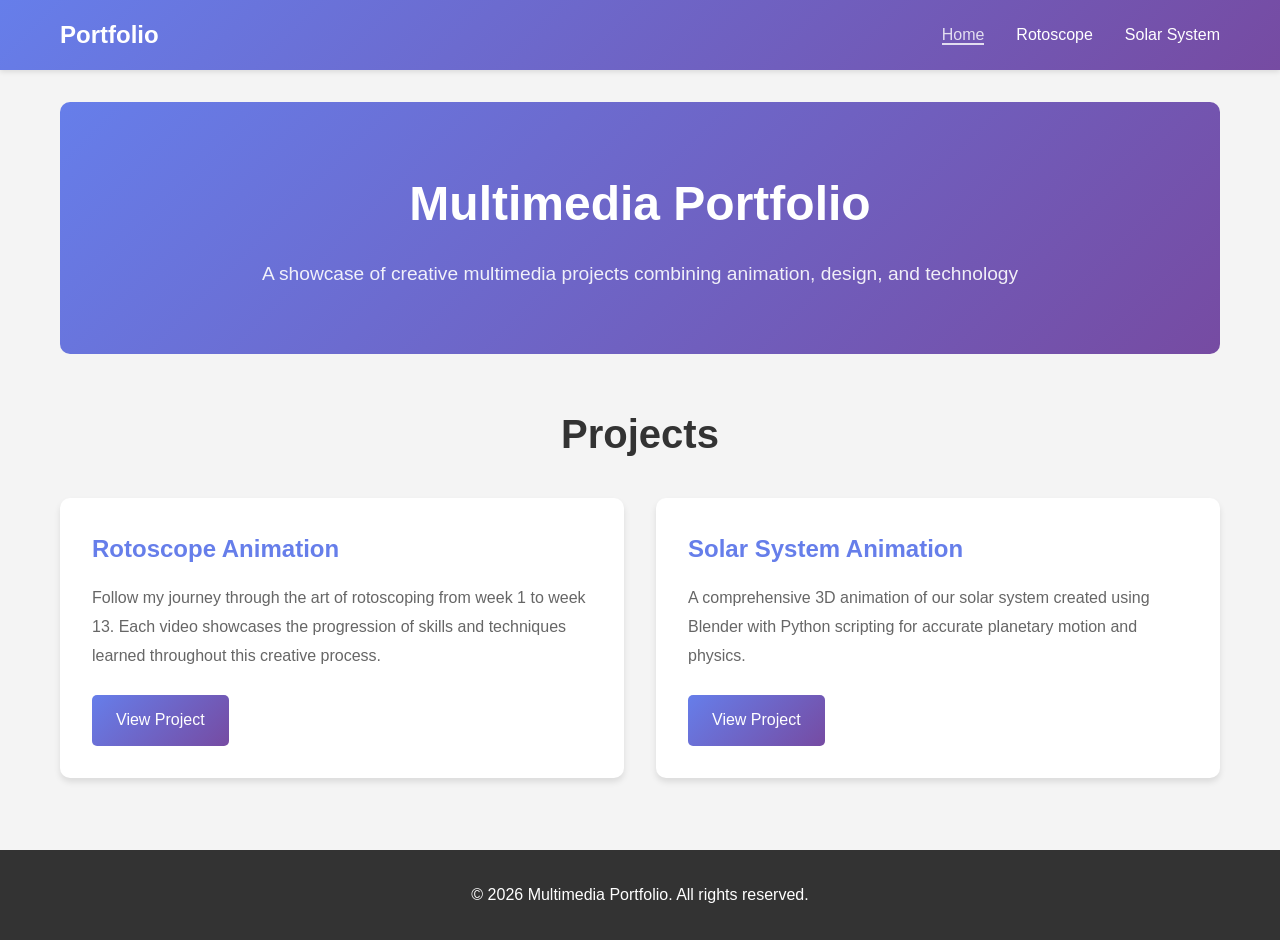
<file: index.html>
<!DOCTYPE html>
<html lang="en">
<head>
    <meta charset="UTF-8">
    <meta name="viewport" content="width=device-width, initial-scale=1.0">
    <title>Multimedia Portfolio</title>
    <link rel="stylesheet" href="style.css">
</head>
<body>
    <nav class="navbar">
        <div class="nav-container">
            <a href="index.html" class="logo">Portfolio</a>
            <ul class="nav-menu">
                <li><a href="index.html" class="active">Home</a></li>
                <li><a href="rotoscope.html">Rotoscope</a></li>
                <li><a href="solar-system.html">Solar System</a></li>
            </ul>
        </div>
    </nav>

    <main>
        <section class="hero">
            <div class="hero-content">
                <h1>Multimedia Portfolio</h1>
                <p>A showcase of creative multimedia projects combining animation, design, and technology</p>
            </div>
        </section>

        <section class="projects">
            <h2>Projects</h2>
            <div class="projects-grid">
                <div class="project-card">
                    <div class="project-header">Rotoscope Animation</div>
                    <p>Follow my journey through the art of rotoscoping from week 1 to week 13. Each video showcases the progression of skills and techniques learned throughout this creative process.</p>
                    <a href="rotoscope.html" class="btn">View Project</a>
                </div>
                <div class="project-card">
                    <div class="project-header">Solar System Animation</div>
                    <p>A comprehensive 3D animation of our solar system created using Blender with Python scripting for accurate planetary motion and physics.</p>
                    <a href="solar-system.html" class="btn">View Project</a>
                </div>
            </div>
        </section>
    </main>

    <footer>
        <p>&copy; 2026 Multimedia Portfolio. All rights reserved.</p>
    </footer>

    <script src="script.js"></script>
</body>
</html>
</file>
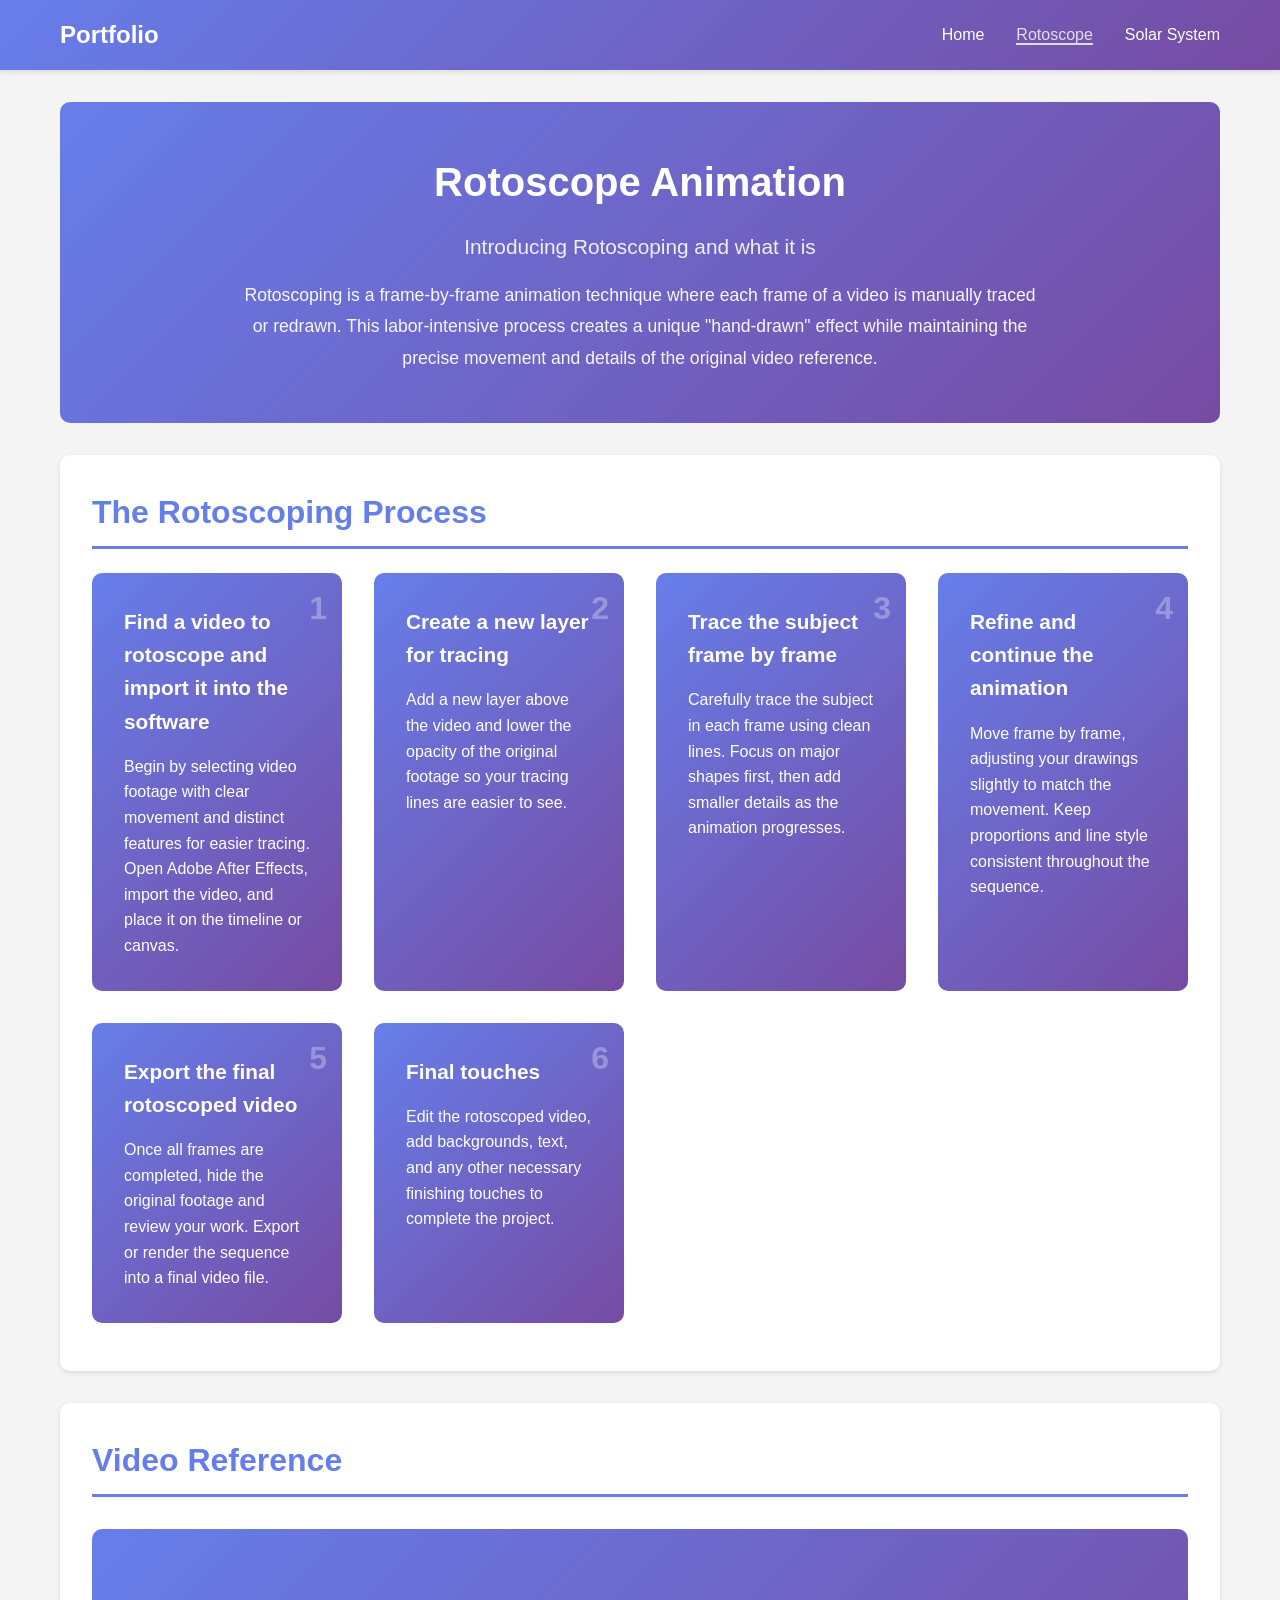
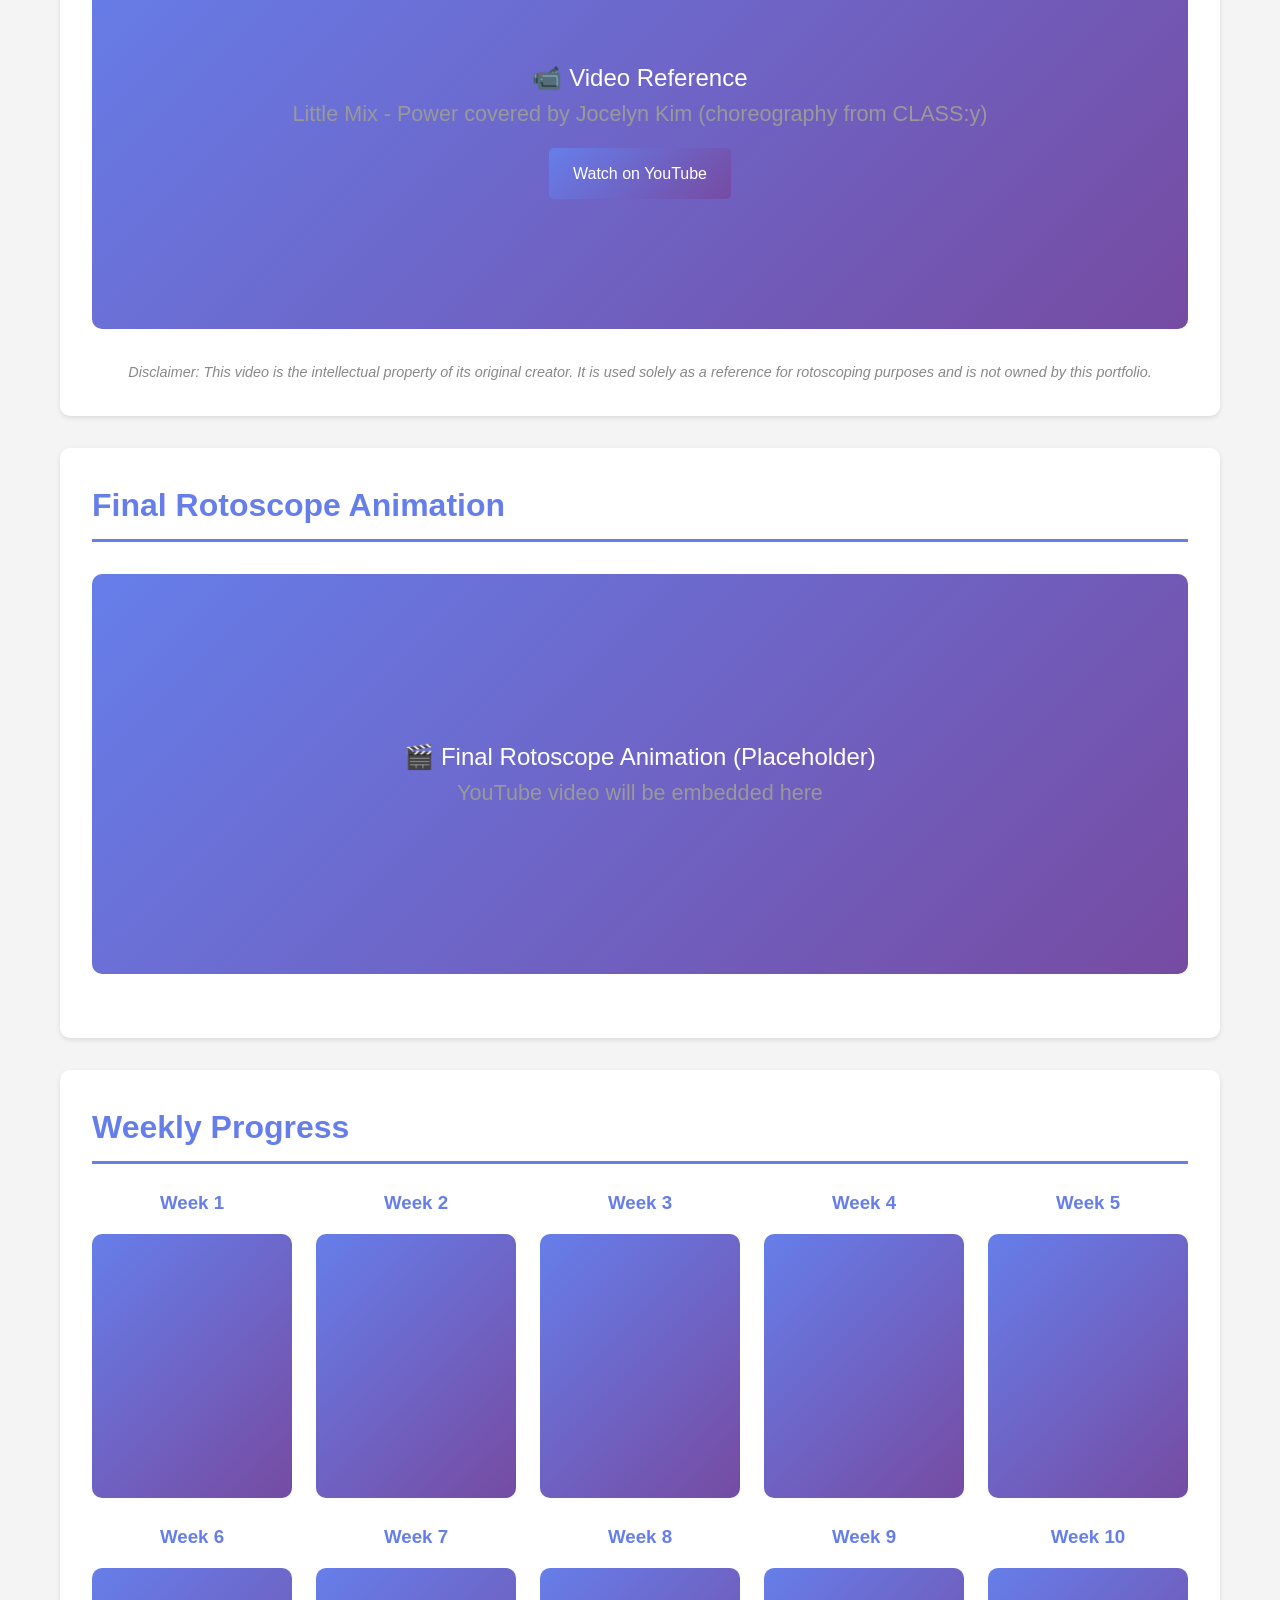
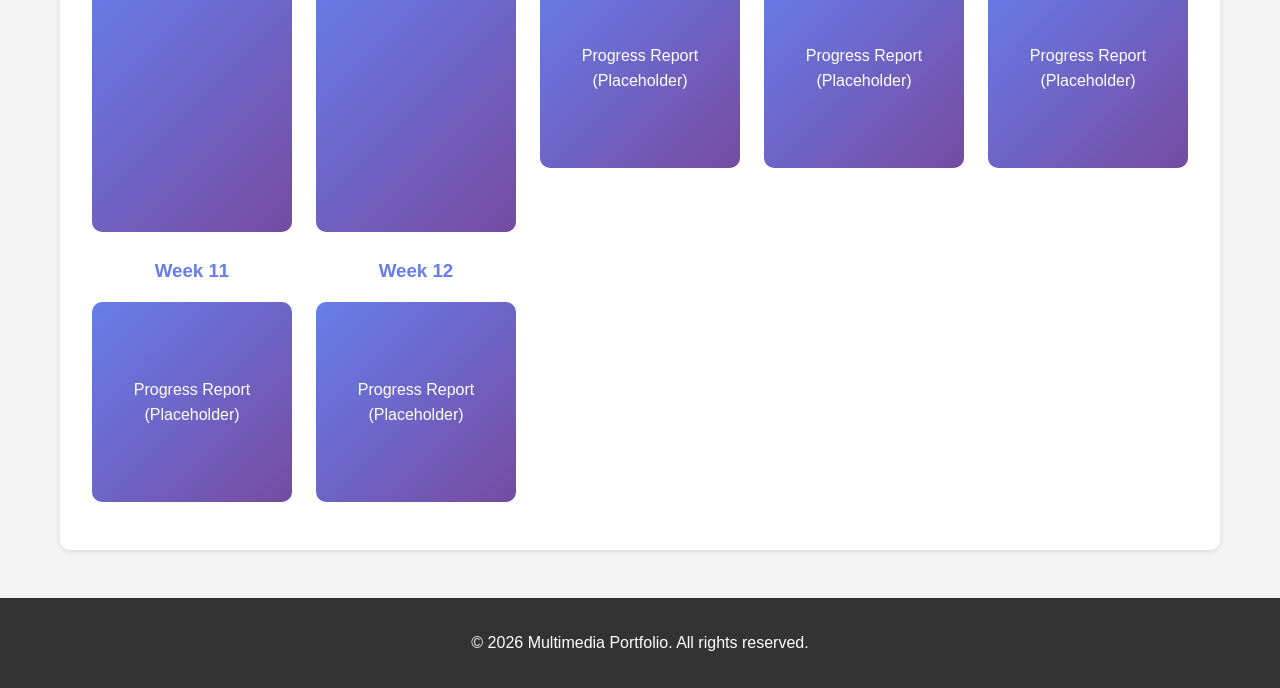
<file: rotoscope.html>
<!DOCTYPE html>
<html lang="en">
<head>
    <meta charset="UTF-8">
    <meta name="viewport" content="width=device-width, initial-scale=1.0">
    <title>Rotoscope - Multimedia Portfolio</title>
    <link rel="stylesheet" href="style.css">
</head>
<body>
    <nav class="navbar">
        <div class="nav-container">
            <a href="index.html" class="logo">Portfolio</a>
            <ul class="nav-menu">
                <li><a href="index.html">Home</a></li>
                <li><a href="rotoscope.html" class="active">Rotoscope</a></li>
                <li><a href="solar-system.html">Solar System</a></li>
            </ul>
        </div>
    </nav>

    <main>
        <section class="project-header-section">
            <h1>Rotoscope Animation</h1>
            <p class="intro-text">Introducing Rotoscoping and what it is</p>
            <p class="description">Rotoscoping is a frame-by-frame animation technique where each frame of a video is manually traced or redrawn. This labor-intensive process creates a unique "hand-drawn" effect while maintaining the precise movement and details of the original video reference.</p>
        </section>

        <section class="section">
            <h2>The Rotoscoping Process</h2>
            <div class="process-steps">
                <div class="step">
                    <div class="step-number">1</div>
                    <h3>Find a video to rotoscope and import it into the software</h3>
                    <p>Begin by selecting video footage with clear movement and distinct features for easier tracing. Open Adobe After Effects, import the video, and place it on the timeline or canvas.</p>
                </div>
                <div class="step">
                    <div class="step-number">2</div>
                    <h3>Create a new layer for tracing</h3>
                    <p>Add a new layer above the video and lower the opacity of the original footage so your tracing lines are easier to see.</p>
                </div>
                <div class="step">
                    <div class="step-number">3</div>
                    <h3>Trace the subject frame by frame</h3>
                    <p>Carefully trace the subject in each frame using clean lines. Focus on major shapes first, then add smaller details as the animation progresses.</p>
                </div>
                <div class="step">
                    <div class="step-number">4</div>
                    <h3>Refine and continue the animation</h3>
                    <p>Move frame by frame, adjusting your drawings slightly to match the movement. Keep proportions and line style consistent throughout the sequence.</p>
                </div>
                <div class="step">
                    <div class="step-number">5</div>
                    <h3>Export the final rotoscoped video</h3>
                    <p>Once all frames are completed, hide the original footage and review your work. Export or render the sequence into a final video file.</p>
                </div>
                <div class="step">
                    <div class="step-number">6</div>
                    <h3>Final touches</h3>
                    <p>Edit the rotoscoped video, add backgrounds, text, and any other necessary finishing touches to complete the project.</p>
                </div>
            </div>
        </section>

        <section class="section">
            <h2>Video Reference</h2>
            <div class="video-container">
                <div class="placeholder-video">
                    <p>📹 Video Reference</p>
                    <p style="font-size: 0.9em; color: #999;">Little Mix - Power covered by Jocelyn Kim (choreography from CLASS:y)</p>
                    <a href="https://www.youtube.com/watch?v=XmsuKrjB3SI" target="_blank" class="btn" style="margin-top: 1rem;">Watch on YouTube</a>
                </div>
            </div>
            <p style="font-size: 0.9em; color: #888; margin-top: 1rem; text-align: center; font-style: italic;">Disclaimer: This video is the intellectual property of its original creator. It is used solely as a reference for rotoscoping purposes and is not owned by this portfolio.</p>
        </section>

        <section class="section">
            <h2>Final Rotoscope Animation</h2>
            <div class="video-container">
                <div class="placeholder-video">
                    <p>🎬 Final Rotoscope Animation (Placeholder)</p>
                    <p style="font-size: 0.9em; color: #999;">YouTube video will be embedded here</p>
                </div>
            </div>
        </section>

        <section class="section">
            <h2>Weekly Progress</h2>
            <div class="progress-grid">
                <div class="progress-item">
                    <h3>Week 1</h3>
                    <div class="placeholder-video small">
                        <iframe width="100%" height="200" src="https://www.youtube.com/embed/7poKHDtncnA" title="Week 1 Progress Report" frameborder="0" allow="accelerometer; autoplay; clipboard-write; encrypted-media; gyroscope; picture-in-picture" allowfullscreen></iframe>
                    </div>
                </div>
                <div class="progress-item">
                    <h3>Week 2</h3>
                    <div class="placeholder-video small">
                        <iframe width="100%" height="200" src="https://www.youtube.com/embed/IN94THg4a0k" title="Week 2 Progress Report" frameborder="0" allow="accelerometer; autoplay; clipboard-write; encrypted-media; gyroscope; picture-in-picture" allowfullscreen></iframe>
                    </div>
                </div>
                <div class="progress-item">
                    <h3>Week 3</h3>
                    <div class="placeholder-video small">
                        <iframe width="100%" height="200" src="https://www.youtube.com/embed/37TvOM42wJw" title="Week 3 Progress Report" frameborder="0" allow="accelerometer; autoplay; clipboard-write; encrypted-media; gyroscope; picture-in-picture" allowfullscreen></iframe>
                    </div>
                </div>
                <div class="progress-item">
                    <h3>Week 4</h3>
                    <div class="placeholder-video small">
                        <iframe width="100%" height="200" src="https://www.youtube.com/embed/75jNEfc7ess" title="Week 4 Progress Report" frameborder="0" allow="accelerometer; autoplay; clipboard-write; encrypted-media; gyroscope; picture-in-picture" allowfullscreen></iframe>
                    </div>
                </div>
                <div class="progress-item">
                    <h3>Week 5</h3>
                    <div class="placeholder-video small">
                        <iframe width="100%" height="200" src="https://www.youtube.com/embed/aUON6jjzDMI" title="Week 5 Progress Report" frameborder="0" allow="accelerometer; autoplay; clipboard-write; encrypted-media; gyroscope; picture-in-picture" allowfullscreen></iframe>
                    </div>
                </div>
                <div class="progress-item">
                    <h3>Week 6</h3>
                    <div class="placeholder-video small">
                        <iframe width="100%" height="200" src="https://www.youtube.com/embed/G313K_YNeig" title="Week 6 Progress Report" frameborder="0" allow="accelerometer; autoplay; clipboard-write; encrypted-media; gyroscope; picture-in-picture" allowfullscreen></iframe>
                    </div>
                </div>
                <div class="progress-item">
                    <h3>Week 7</h3>
                    <div class="placeholder-video small">
                        <iframe width="100%" height="200" src="https://www.youtube.com/embed/RO3NRxwnnPg" title="Week 7 Progress Report" frameborder="0" allow="accelerometer; autoplay; clipboard-write; encrypted-media; gyroscope; picture-in-picture" allowfullscreen></iframe>
                    </div>
                </div>
                <div class="progress-item">
                    <h3>Week 8</h3>
                        <div class="placeholder-video small">
                        <p>Progress Report (Placeholder)</p>
                    </div>
                </div>
                <div class="progress-item">
                    <h3>Week 9</h3>
                        <div class="placeholder-video small">
                        <p>Progress Report (Placeholder)</p>
                    </div>
                </div>
                <div class="progress-item">
                    <h3>Week 10</h3>
                        <div class="placeholder-video small">
                        <p>Progress Report (Placeholder)</p>
                    </div>
                </div>
                <div class="progress-item">
                    <h3>Week 11</h3>
                        <div class="placeholder-video small">
                        <p>Progress Report (Placeholder)</p>
                    </div>
                </div>
                <div class="progress-item">
                    <h3>Week 12</h3>
                        <div class="placeholder-video small">
                        <p>Progress Report (Placeholder)</p>
                    </div>
                </div>
            </div>
        </section>
    </main>

    <footer>
        <p>&copy; 2026 Multimedia Portfolio. All rights reserved.</p>
    </footer>

    <script src="script.js"></script>
</body>
</html>
</file>
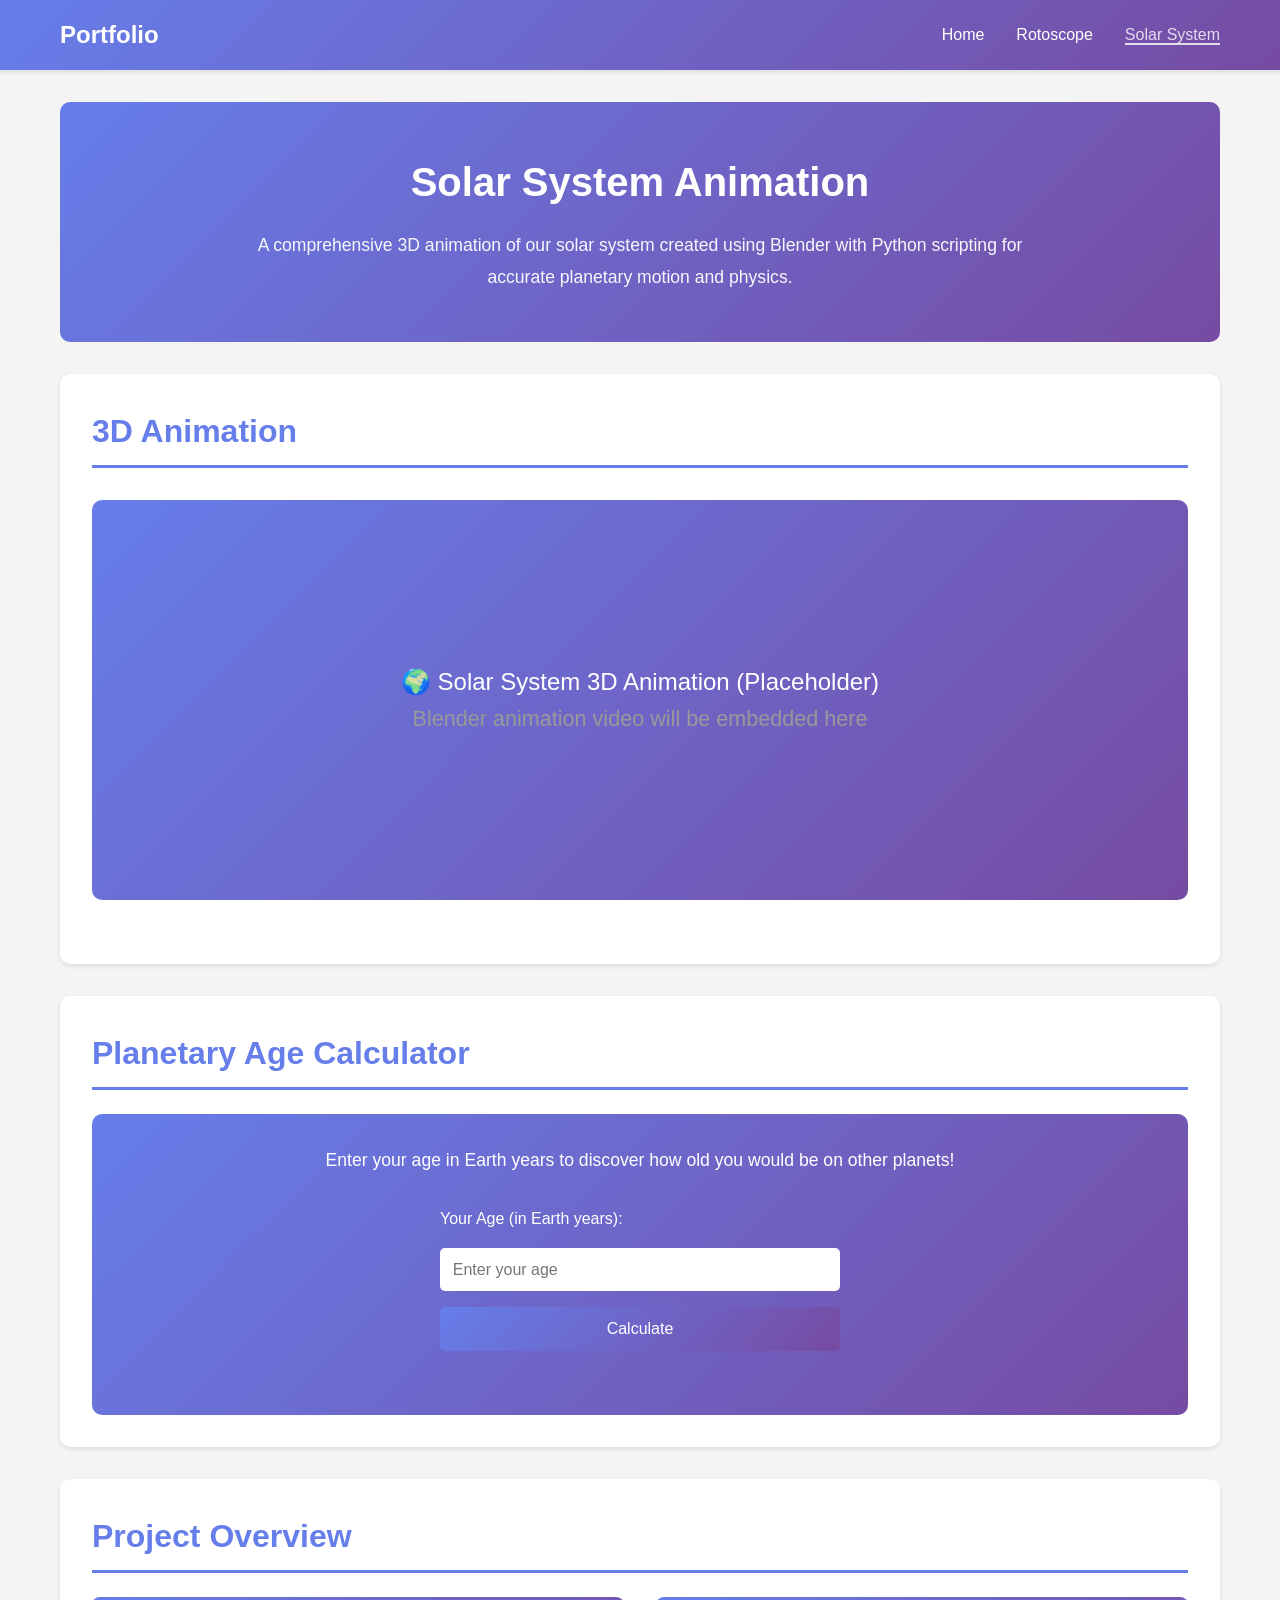
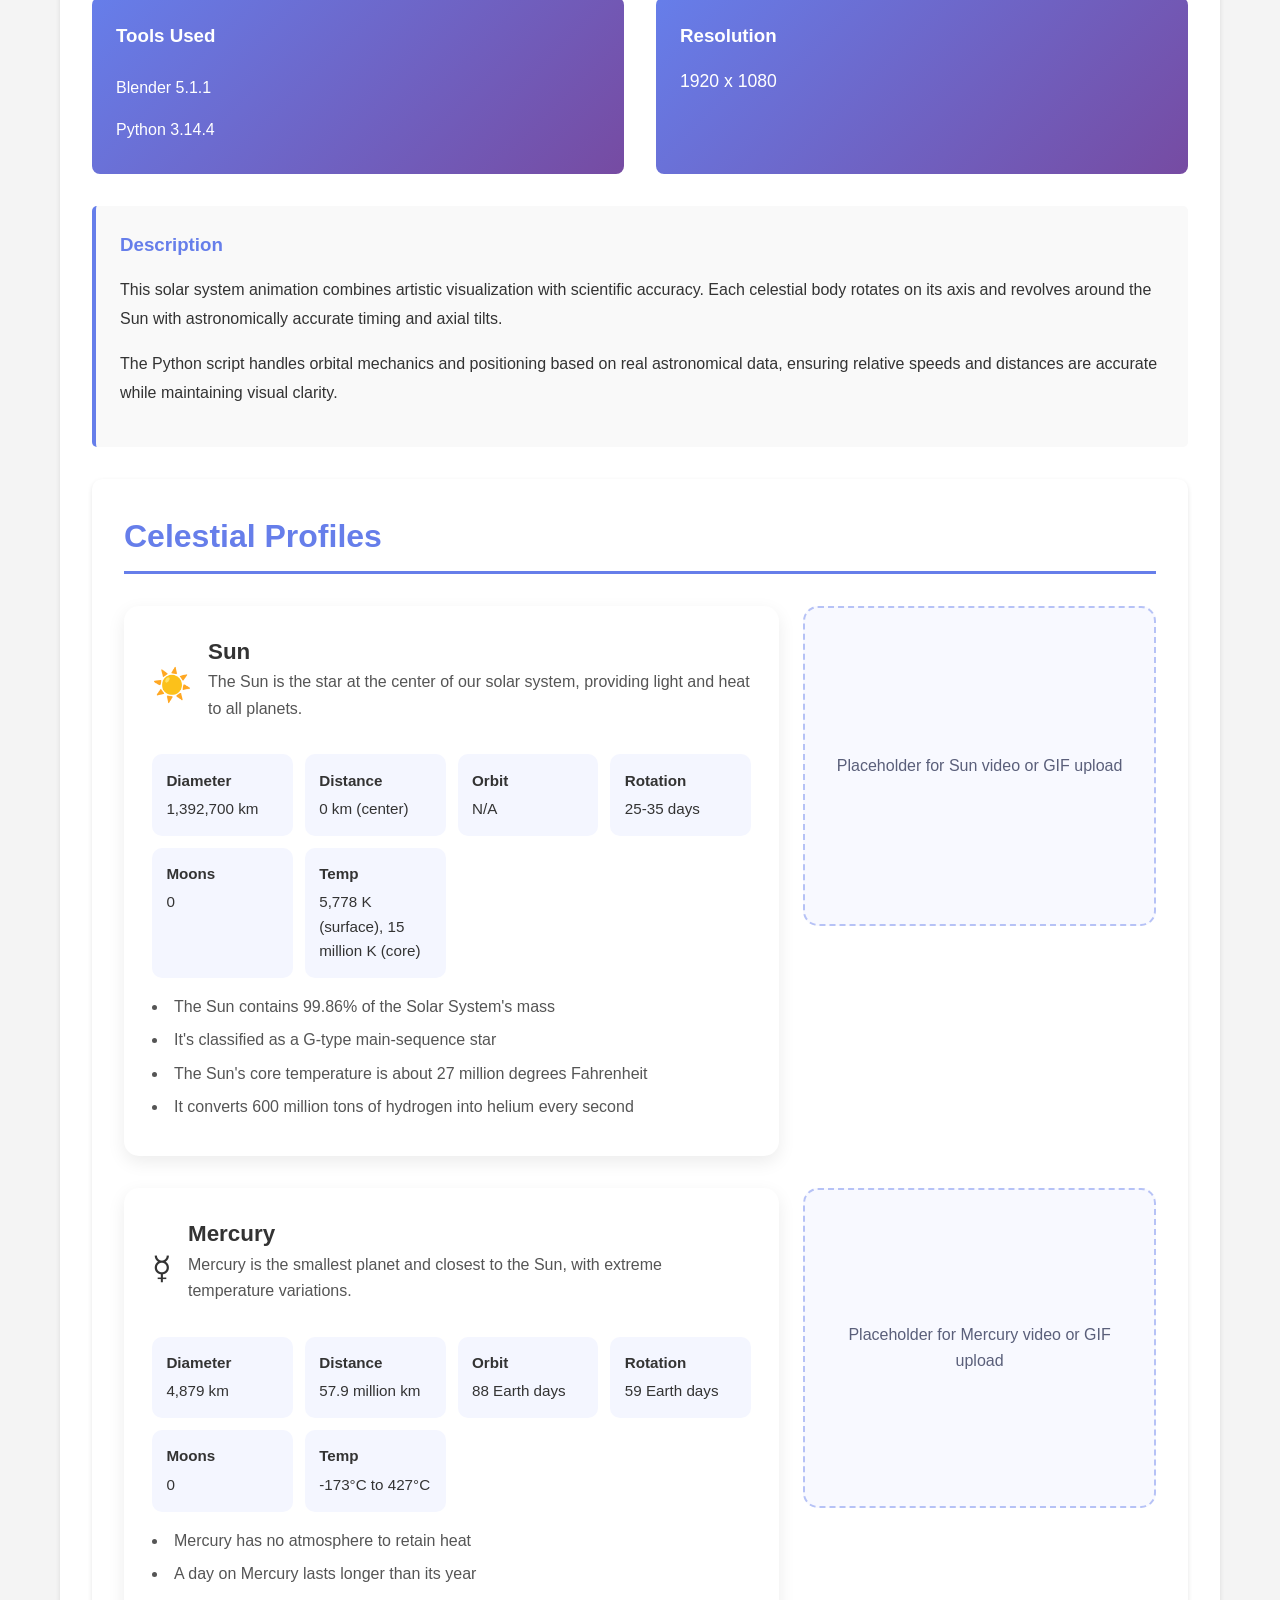
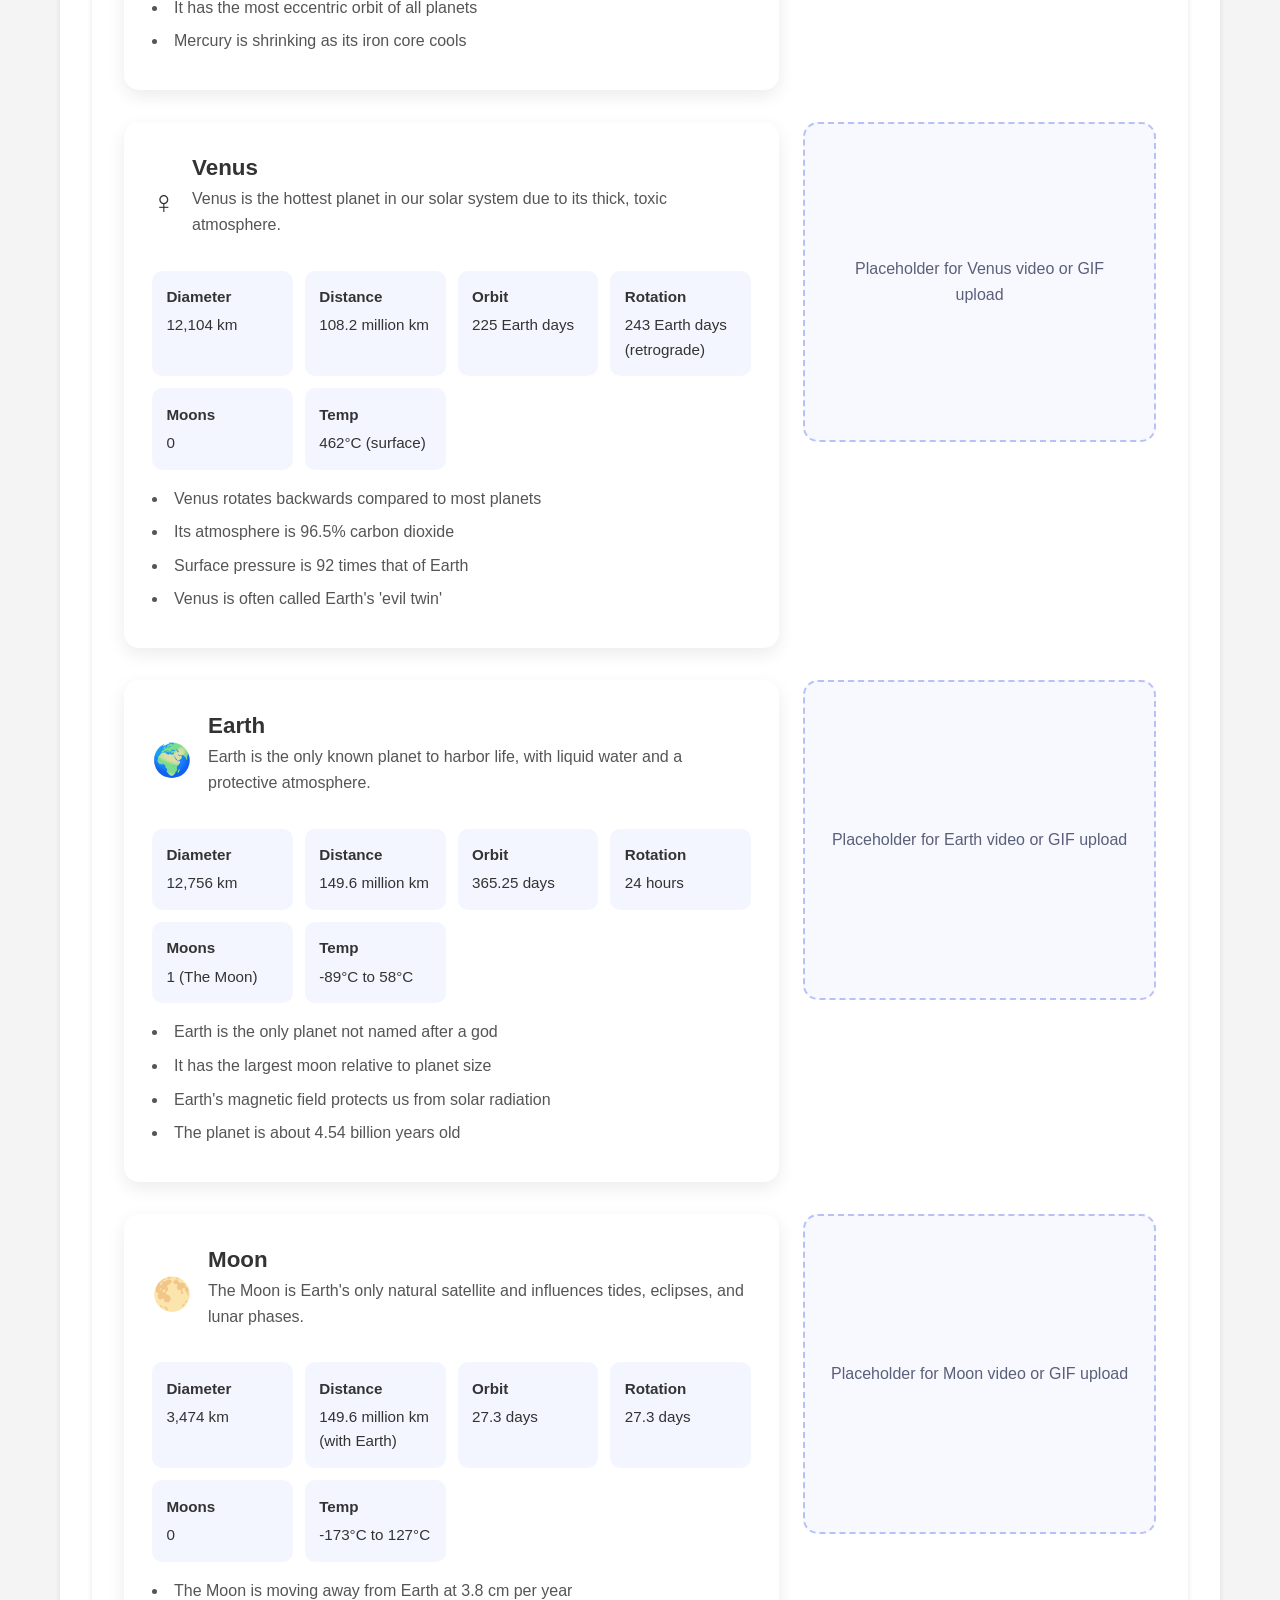
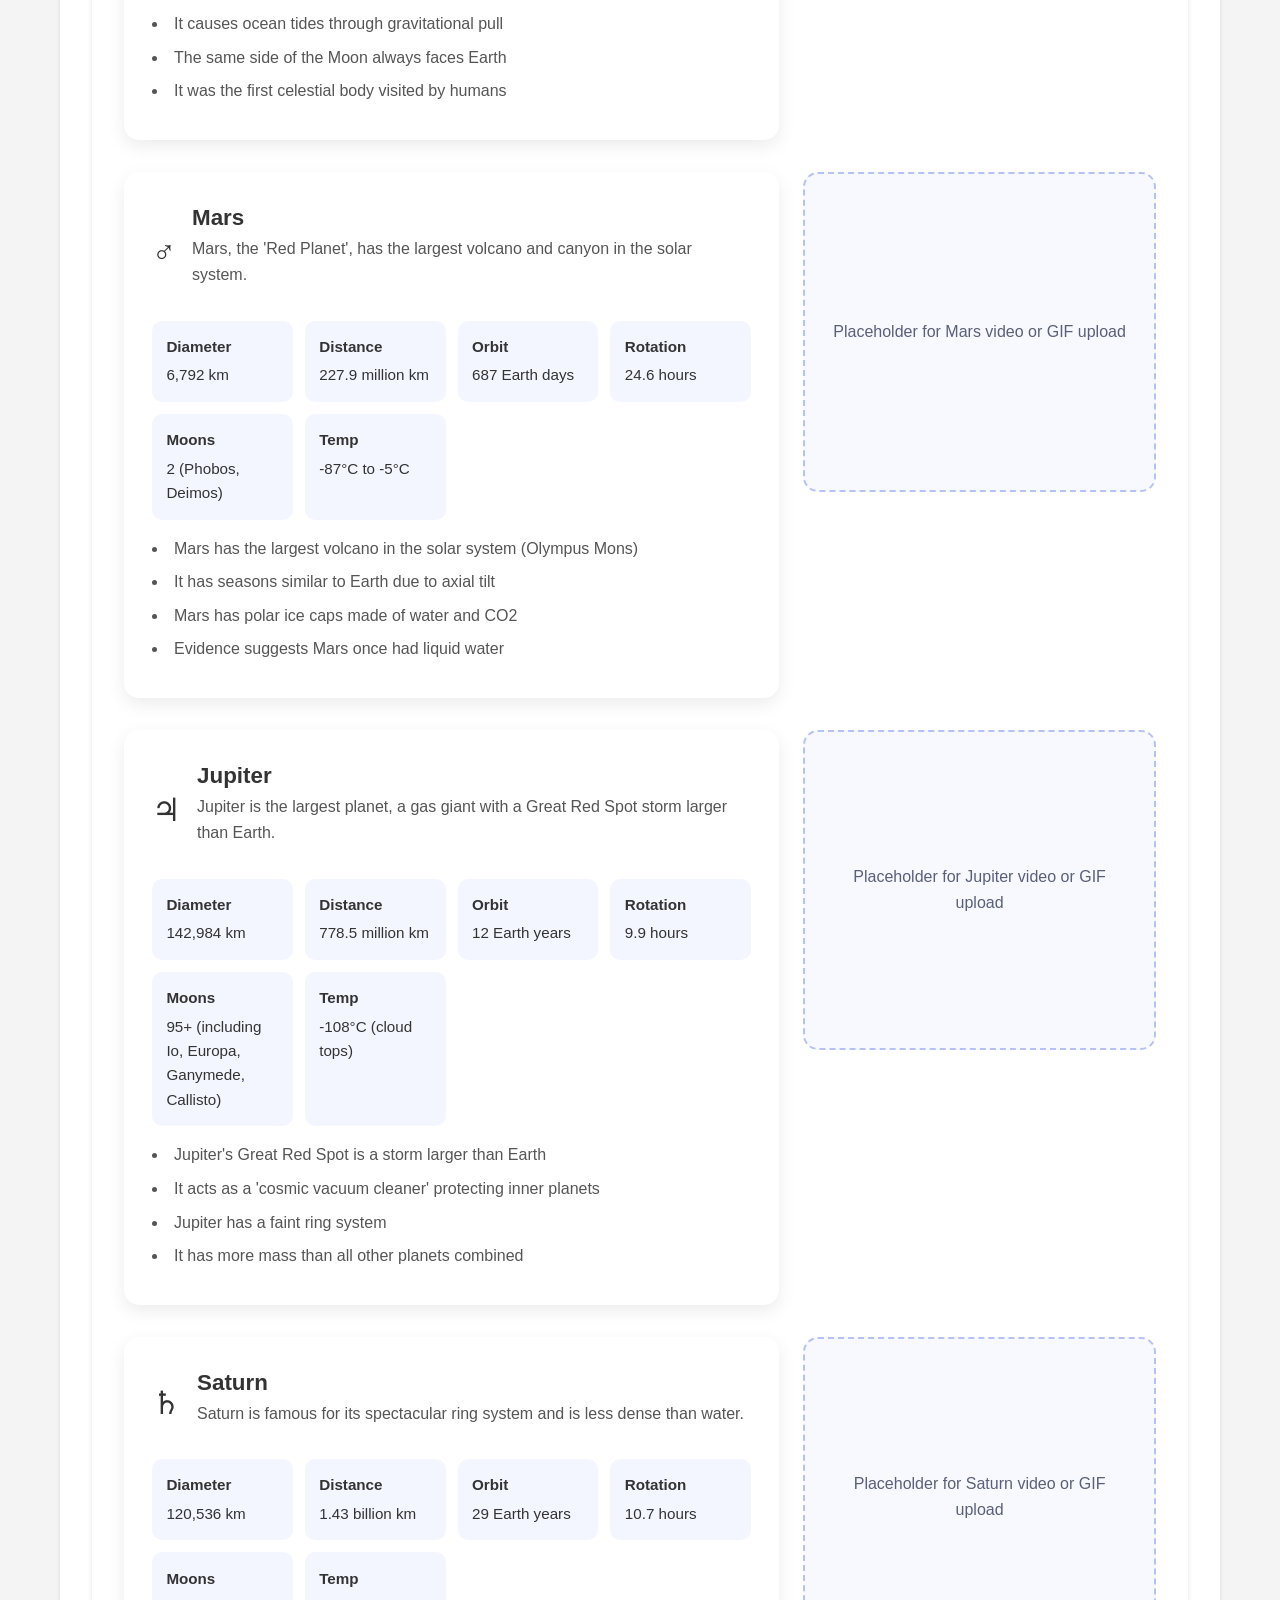
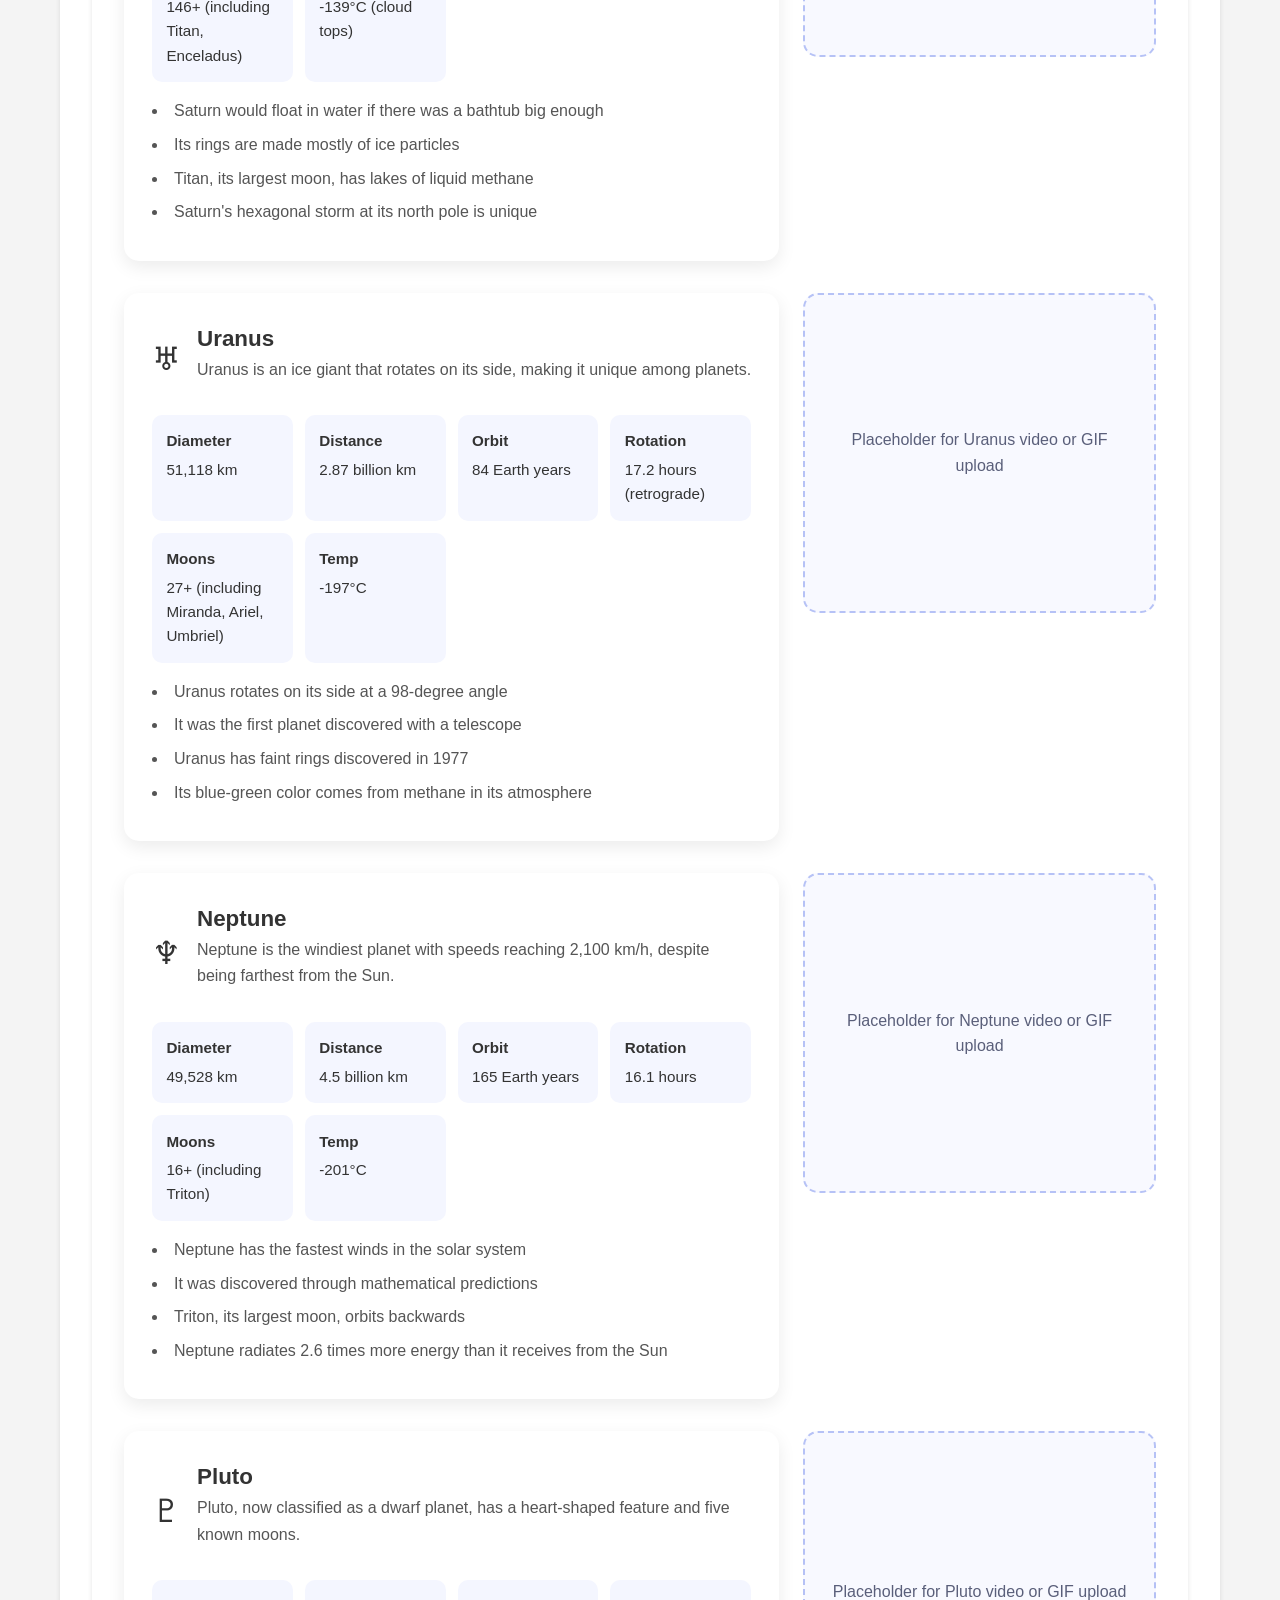
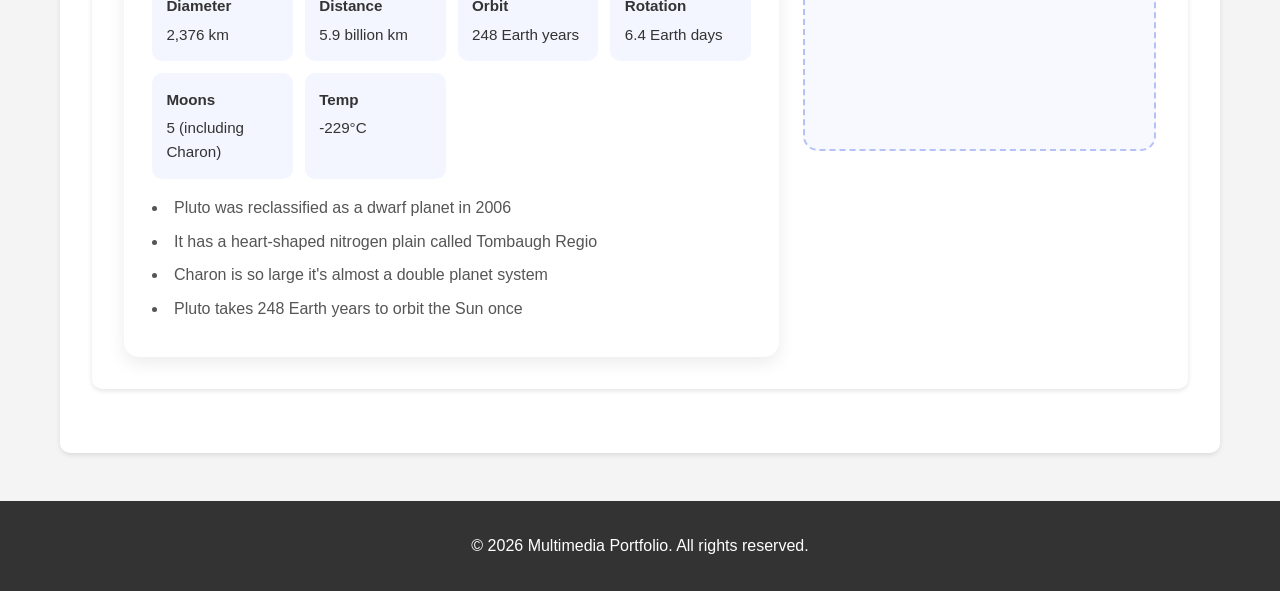
<file: solar-system.html>
<!DOCTYPE html>
<html lang="en">
<head>
    <meta charset="UTF-8">
    <meta name="viewport" content="width=device-width, initial-scale=1.0">
    <title>Solar System - Multimedia Portfolio</title>
    <link rel="stylesheet" href="style.css">
</head>
<body>
    <nav class="navbar">
        <div class="nav-container">
            <a href="index.html" class="logo">Portfolio</a>
            <ul class="nav-menu">
                <li><a href="index.html">Home</a></li>
                <li><a href="rotoscope.html">Rotoscope</a></li>
                <li><a href="solar-system.html" class="active">Solar System</a></li>
            </ul>
        </div>
    </nav>

    <main>
        <section class="project-header-section">
            <h1>Solar System Animation</h1>
            <p class="description">A comprehensive 3D animation of our solar system created using Blender with Python scripting for accurate planetary motion and physics.</p>
        </section>

        <section class="section">
            <h2>3D Animation</h2>
            <div class="video-container">
                <div class="placeholder-video">
                    <p>🌍 Solar System 3D Animation (Placeholder)</p>
                    <p style="font-size: 0.9em; color: #999;">Blender animation video will be embedded here</p>
                </div>
            </div>
        </section>

        <section class="section">
            <h2>Planetary Age Calculator</h2>
            <div class="calculator-container">
                <p>Enter your age in Earth years to discover how old you would be on other planets!</p>
                
                <div class="calculator">
                    <label for="age-input">Your Age (in Earth years):</label>
                    <input type="number" id="age-input" placeholder="Enter your age" min="0" max="150">
                    <button onclick="calculateAge()" class="btn">Calculate</button>
                </div>

                <div id="results" class="results-grid" style="display: none;">
                    <div class="planet-result">
                        <h3>Mercury</h3>
                        <p class="age-result" id="mercury-age">--</p>
                        <p class="planet-info">Years old on Mercury</p>
                    </div>
                    <div class="planet-result">
                        <h3>Venus</h3>
                        <p class="age-result" id="venus-age">--</p>
                        <p class="planet-info">Years old on Venus</p>
                    </div>
                    <div class="planet-result">
                        <h3>Earth</h3>
                        <p class="age-result" id="earth-age">--</p>
                        <p class="planet-info">Years old on Earth</p>
                    </div>
                    <div class="planet-result">
                        <h3>Mars</h3>
                        <p class="age-result" id="mars-age">--</p>
                        <p class="planet-info">Years old on Mars</p>
                    </div>
                    <div class="planet-result">
                        <h3>Jupiter</h3>
                        <p class="age-result" id="jupiter-age">--</p>
                        <p class="planet-info">Years old on Jupiter</p>
                    </div>
                    <div class="planet-result">
                        <h3>Saturn</h3>
                        <p class="age-result" id="saturn-age">--</p>
                        <p class="planet-info">Years old on Saturn</p>
                    </div>
                    <div class="planet-result">
                        <h3>Uranus</h3>
                        <p class="age-result" id="uranus-age">--</p>
                        <p class="planet-info">Years old on Uranus</p>
                    </div>
                    <div class="planet-result">
                        <h3>Neptune</h3>
                        <p class="age-result" id="neptune-age">--</p>
                        <p class="planet-info">Years old on Neptune</p>
                    </div>
                </div>
            </div>
        </section>

        <section class="section">
            <h2>Project Overview</h2>
            
            <div class="overview-grid">
                <div class="overview-item">
                    <h3>Tools Used</h3>
                    <ul>
                        <li>Blender 5.1.1</li>
                        <li>Python 3.14.4</li>
                    </ul>
                </div>
                <div class="overview-item">
                    <h3>Resolution</h3>
                    <p>1920 x 1080</p>
                </div>
            </div>

            <div class="overview-description">
                <h3>Description</h3>
                <p>This solar system animation combines artistic visualization with scientific accuracy. Each celestial body rotates on its axis and revolves around the Sun with astronomically accurate timing and axial tilts.</p>
                <p>The Python script handles orbital mechanics and positioning based on real astronomical data, ensuring relative speeds and distances are accurate while maintaining visual clarity.</p>
            </div>

            <div class="section">
                <h2>Celestial Profiles</h2>
                <div id="celestial-profiles" class="profiles-grid"></div>
            </div>
        </section>
    </main>

    <footer>
        <p>&copy; 2026 Multimedia Portfolio. All rights reserved.</p>
    </footer>

    <script src="script.js"></script>
</body>
</html>
</file>
<file: style.css>
* {
    margin: 0;
    padding: 0;
    box-sizing: border-box;
}

body {
    font-family: 'Segoe UI', Tahoma, Geneva, Verdana, sans-serif;
    line-height: 1.6;
    color: #333;
    background-color: #f4f4f4;
}

/* Navigation */
.navbar {
    background: linear-gradient(135deg, #667eea 0%, #764ba2 100%);
    padding: 1rem 0;
    position: sticky;
    top: 0;
    z-index: 100;
    box-shadow: 0 2px 5px rgba(0, 0, 0, 0.1);
}

.nav-container {
    max-width: 1200px;
    margin: 0 auto;
    display: flex;
    justify-content: space-between;
    align-items: center;
    padding: 0 20px;
}

.logo {
    color: white;
    font-size: 1.5rem;
    font-weight: bold;
    text-decoration: none;
}

.nav-menu {
    display: flex;
    list-style: none;
    gap: 2rem;
}

.nav-menu a {
    color: white;
    text-decoration: none;
    transition: opacity 0.3s ease;
}

.nav-menu a:hover,
.nav-menu a.active {
    opacity: 0.8;
    border-bottom: 2px solid white;
}

/* Main content */
main {
    max-width: 1200px;
    margin: 0 auto;
    padding: 0 20px;
    min-height: calc(100vh - 200px);
}

.hero {
    background: linear-gradient(135deg, #667eea 0%, #764ba2 100%);
    color: white;
    padding: 4rem 2rem;
    text-align: center;
    border-radius: 10px;
    margin: 2rem 0;
}

.hero-content h1 {
    font-size: 3rem;
    margin-bottom: 1rem;
}

.hero-content p {
    font-size: 1.2rem;
    opacity: 0.9;
}

/* Projects Section */
.projects {
    margin: 3rem 0;
}

.projects h2 {
    text-align: center;
    font-size: 2.5rem;
    margin-bottom: 2rem;
    color: #333;
}

.projects-grid {
    display: grid;
    grid-template-columns: repeat(auto-fit, minmax(300px, 1fr));
    gap: 2rem;
    margin-bottom: 2rem;
}

.project-card {
    background: white;
    padding: 2rem;
    border-radius: 10px;
    box-shadow: 0 4px 6px rgba(0, 0, 0, 0.1);
    transition: transform 0.3s ease, box-shadow 0.3s ease;
}

.project-card:hover {
    transform: translateY(-5px);
    box-shadow: 0 8px 12px rgba(0, 0, 0, 0.15);
}

.project-header {
    font-size: 1.5rem;
    font-weight: bold;
    color: #667eea;
    margin-bottom: 1rem;
}

.project-card p {
    color: #666;
    margin-bottom: 1.5rem;
    line-height: 1.8;
}

/* Buttons */
.btn {
    display: inline-block;
    background: linear-gradient(135deg, #667eea 0%, #764ba2 100%);
    color: white;
    padding: 0.8rem 1.5rem;
    border: none;
    border-radius: 5px;
    cursor: pointer;
    text-decoration: none;
    transition: transform 0.2s ease, box-shadow 0.2s ease;
    font-size: 1rem;
}

.btn:hover {
    transform: scale(1.05);
    box-shadow: 0 4px 8px rgba(102, 126, 234, 0.4);
}

/* Sections */
.section {
    background: white;
    padding: 2rem;
    margin: 2rem 0;
    border-radius: 10px;
    box-shadow: 0 2px 5px rgba(0, 0, 0, 0.1);
}

.section h2 {
    color: #667eea;
    font-size: 2rem;
    margin-bottom: 1.5rem;
    border-bottom: 3px solid #667eea;
    padding-bottom: 0.5rem;
}

.project-header-section {
    background: linear-gradient(135deg, #667eea 0%, #764ba2 100%);
    color: white;
    padding: 3rem 2rem;
    border-radius: 10px;
    margin: 2rem 0;
    text-align: center;
}

.project-header-section h1 {
    font-size: 2.5rem;
    margin-bottom: 1rem;
}

.intro-text {
    font-size: 1.3rem;
    margin-bottom: 1rem;
    opacity: 0.9;
}

.description {
    font-size: 1.1rem;
    line-height: 1.8;
    opacity: 0.95;
    max-width: 800px;
    margin: 0 auto;
}

/* Process Steps */
.process-steps {
    display: grid;
    grid-template-columns: repeat(auto-fit, minmax(250px, 1fr));
    gap: 2rem;
    margin: 1rem 0;
}

.step {
    background: linear-gradient(135deg, #667eea 0%, #764ba2 100%);
    color: white;
    padding: 2rem;
    border-radius: 10px;
    position: relative;
}

.step-number {
    position: absolute;
    top: 10px;
    right: 15px;
    font-size: 2rem;
    font-weight: bold;
    opacity: 0.3;
}

.step h3 {
    margin-bottom: 1rem;
    font-size: 1.3rem;
}

.step p {
    line-height: 1.6;
}

/* Video Container */
.video-container {
    margin: 2rem 0;
}

.placeholder-video {
    background: linear-gradient(135deg, #667eea 0%, #764ba2 100%);
    color: white;
    padding: 4rem 2rem;
    border-radius: 10px;
    text-align: center;
    min-height: 400px;
    display: flex;
    flex-direction: column;
    justify-content: center;
    align-items: center;
    font-size: 1.5rem;
}

.placeholder-video.small {
    min-height: 200px;
    font-size: 1rem;
    padding: 2rem 1rem;
}

/* Progress Grid */
.progress-grid {
    display: grid;
    grid-template-columns: repeat(auto-fit, minmax(200px, 1fr));
    gap: 1.5rem;
    margin: 1rem 0;
}

.progress-item h3 {
    color: #667eea;
    margin-bottom: 1rem;
    text-align: center;
}

/* Calculator */
.calculator-container {
    background: linear-gradient(135deg, #667eea 0%, #764ba2 100%);
    color: white;
    padding: 2rem;
    border-radius: 10px;
    text-align: center;
}

.calculator-container p {
    font-size: 1.1rem;
    margin-bottom: 2rem;
}

.calculator {
    display: flex;
    flex-direction: column;
    gap: 1rem;
    max-width: 400px;
    margin: 0 auto 2rem;
}

.calculator label {
    font-size: 1rem;
    text-align: left;
}

.calculator input {
    padding: 0.8rem;
    border: none;
    border-radius: 5px;
    font-size: 1rem;
}

.results-grid {
    display: grid;
    grid-template-columns: repeat(auto-fit, minmax(150px, 1fr));
    gap: 1.5rem;
    margin-top: 2rem;
}

.planet-result {
    background: rgba(255, 255, 255, 0.1);
    padding: 1.5rem;
    border-radius: 8px;
    backdrop-filter: blur(10px);
}

.planet-result h3 {
    margin-bottom: 0.5rem;
}

.age-result {
    font-size: 2rem;
    font-weight: bold;
    margin: 0.5rem 0;
}

.planet-info {
    font-size: 0.9rem;
    opacity: 0.8;
}

/* Overview */
.overview-grid {
    display: grid;
    grid-template-columns: repeat(auto-fit, minmax(250px, 1fr));
    gap: 2rem;
    margin-bottom: 2rem;
}

.overview-item {
    background: linear-gradient(135deg, #667eea 0%, #764ba2 100%);
    color: white;
    padding: 1.5rem;
    border-radius: 8px;
}

.overview-item h3 {
    margin-bottom: 1rem;
}

.overview-item ul {
    list-style: none;
    padding-left: 0;
}

.overview-item li {
    padding: 0.5rem 0;
}

.overview-item p {
    font-size: 1.1rem;
}

.overview-description {
    background: #f9f9f9;
    padding: 1.5rem;
    border-left: 4px solid #667eea;
    border-radius: 5px;
}

.overview-description h3 {
    color: #667eea;
    margin-bottom: 1rem;
}

.overview-description p {
    margin-bottom: 1rem;
    line-height: 1.8;
}

.profiles-grid {
    display: flex;
    flex-direction: column;
    gap: 2rem;
    margin-top: 2rem;
}

.profile-card-row {
    display: grid;
    grid-template-columns: 1.3fr 0.7fr;
    gap: 1.5rem;
    align-items: start;
}

.profile-card {
    background: white;
    border-radius: 15px;
    padding: 1.75rem;
    box-shadow: 0 6px 18px rgba(0, 0, 0, 0.08);
    transition: transform 0.25s ease, box-shadow 0.25s ease;
}

.profile-card:hover {
    transform: translateY(-4px);
    box-shadow: 0 10px 22px rgba(0, 0, 0, 0.12);
}

.profile-card-header {
    display: flex;
    align-items: center;
    gap: 1rem;
    margin-bottom: 1rem;
}

.profile-icon {
    font-size: 2rem;
}

.profile-card h3 {
    font-size: 1.4rem;
    margin: 0;
    color: #333;
}

.profile-card p {
    color: #555;
    line-height: 1.65;
    margin-bottom: 1rem;
}

.profile-stats {
    display: grid;
    grid-template-columns: repeat(auto-fit, minmax(120px, 1fr));
    gap: 0.75rem;
    margin-bottom: 1rem;
}

.profile-stat {
    background: #f4f6ff;
    padding: 0.9rem;
    border-radius: 10px;
    font-size: 0.95rem;
}

.profile-stat strong {
    display: block;
    margin-bottom: 0.25rem;
    color: #333;
}

.profile-facts {
    list-style: disc inside;
    color: #555;
    margin-bottom: 0;
}

.profile-facts li {
    margin-bottom: 0.5rem;
}

.profile-placeholder {
    background: #f8f9ff;
    border: 2px dashed rgba(102, 126, 234, 0.45);
    border-radius: 15px;
    min-height: 320px;
    display: flex;
    align-items: center;
    justify-content: center;
    padding: 1.5rem;
    text-align: center;
    color: #5a5f7a;
}

.profile-placeholder p {
    margin: 0;
    font-size: 1rem;
    line-height: 1.6;
}

@media (max-width: 1024px) {
    .profile-card-row {
        grid-template-columns: 1fr;
    }
}

@media (max-width: 768px) {
    .profile-placeholder {
        min-height: 220px;
    }
}

/* Footer */
footer {
    background: #333;
    color: white;
    text-align: center;
    padding: 2rem;
    margin-top: 3rem;
}

/* Responsive */
@media (max-width: 768px) {
    .hero-content h1 {
        font-size: 2rem;
    }

    .nav-menu {
        gap: 1rem;
        font-size: 0.9rem;
    }

    .project-header-section h1 {
        font-size: 1.8rem;
    }

    .section h2 {
        font-size: 1.5rem;
    }

    .process-steps,
    .progress-grid,
    .results-grid {
        grid-template-columns: 1fr;
    }

    .placeholder-video {
        min-height: 250px;
        font-size: 1.2rem;
    }

    .calculator {
        max-width: 100%;
    }
}
</file>
